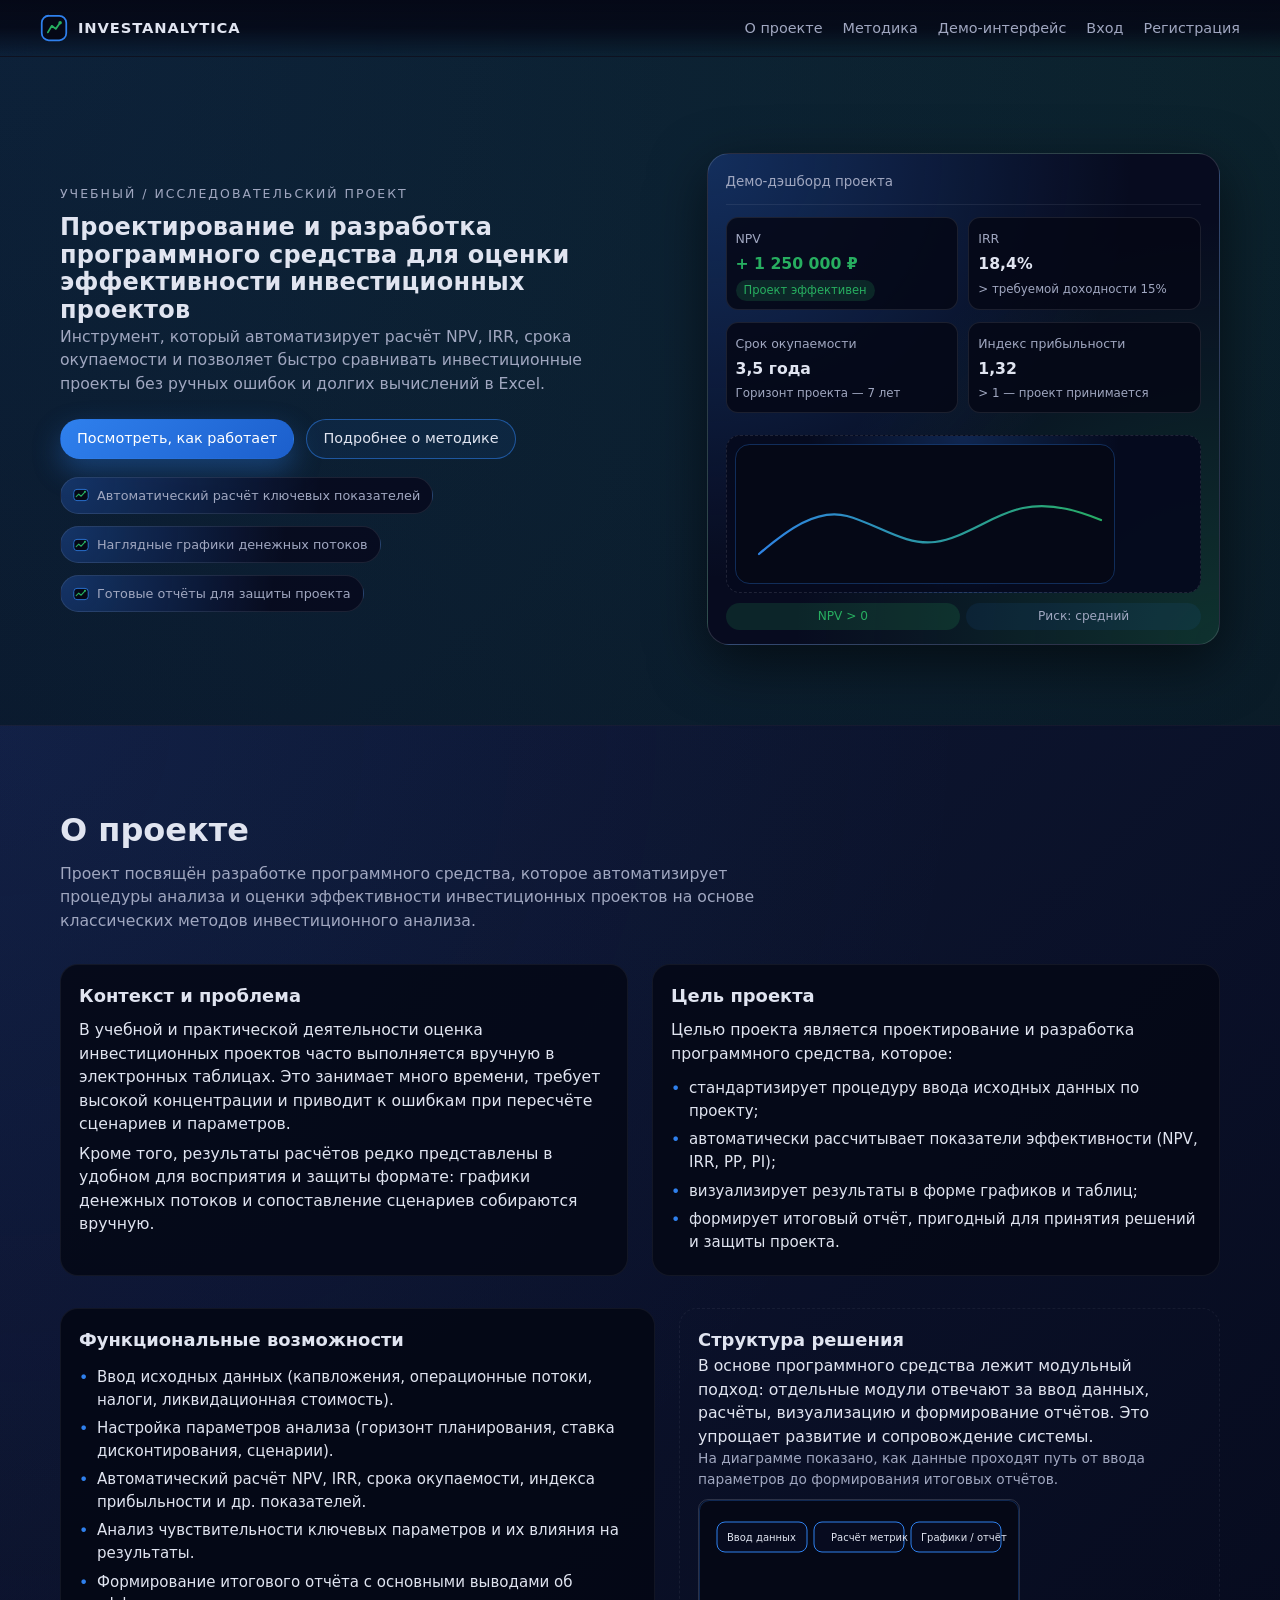
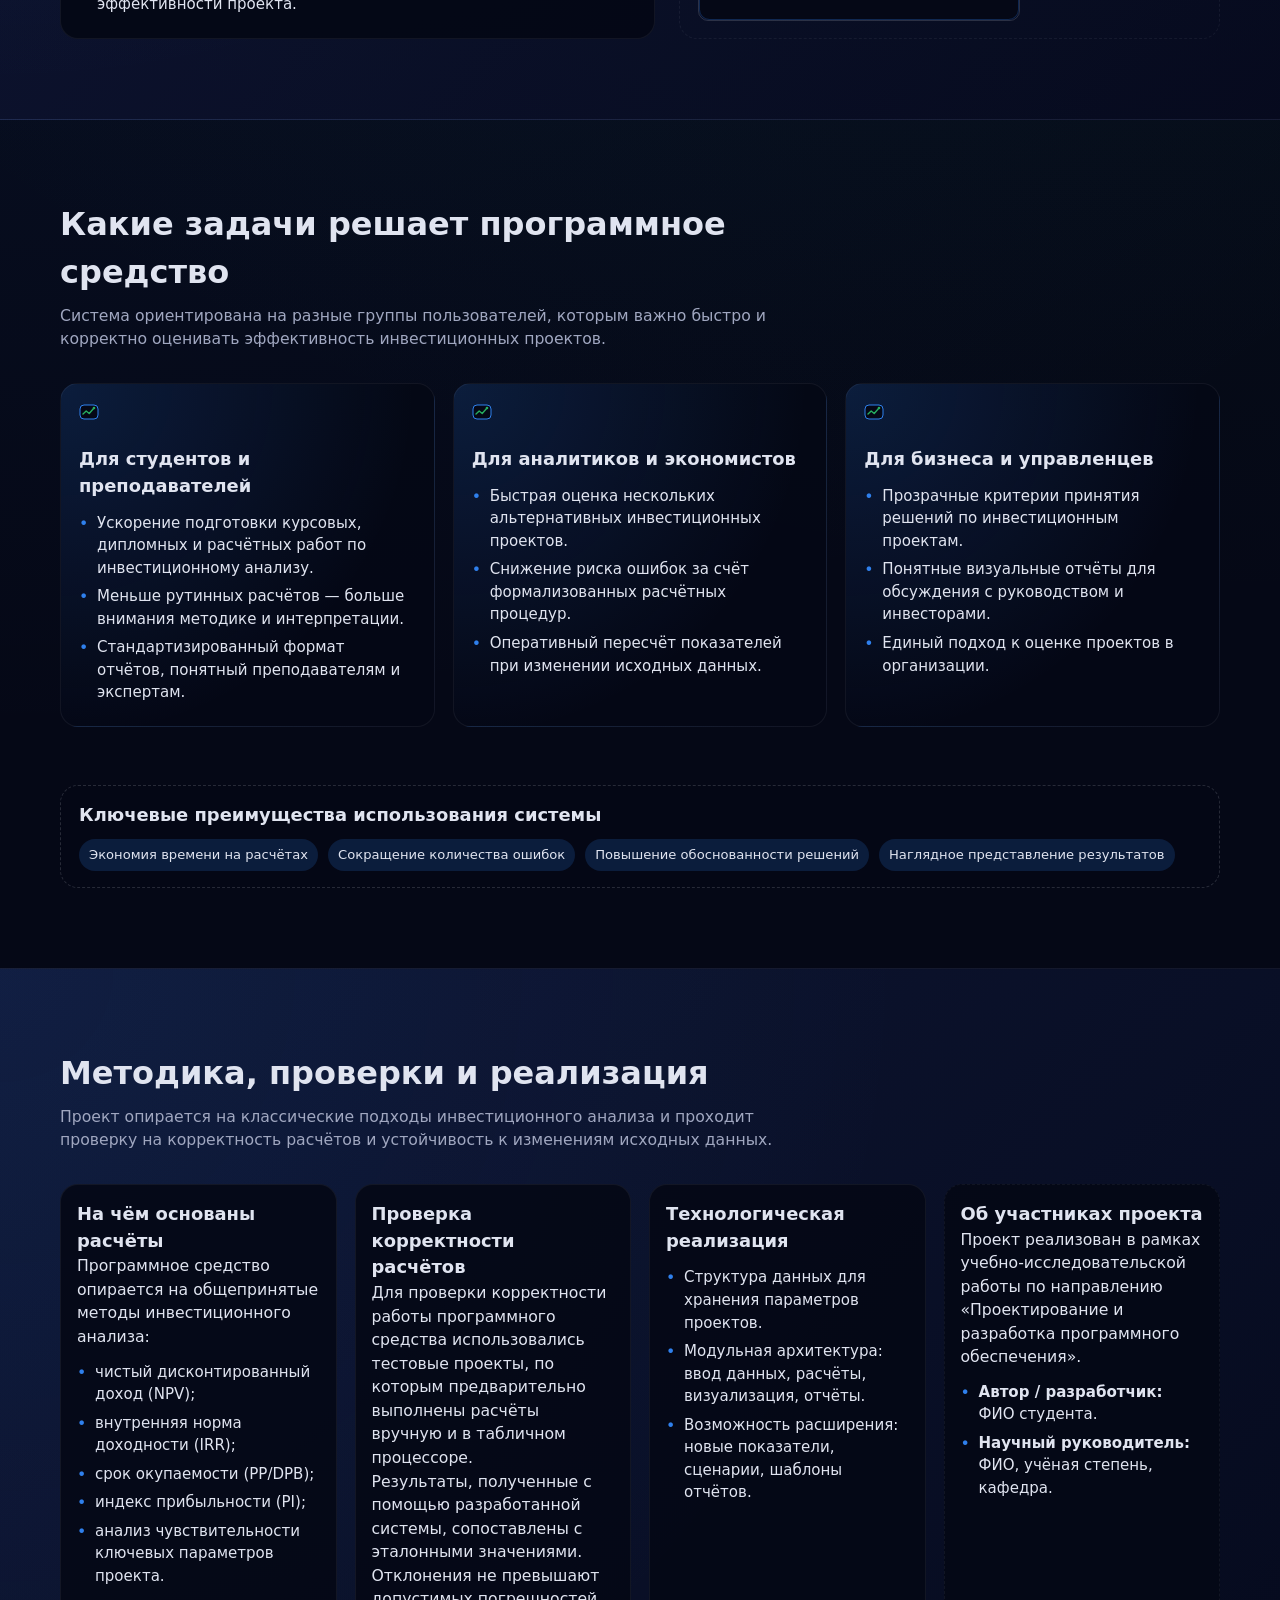
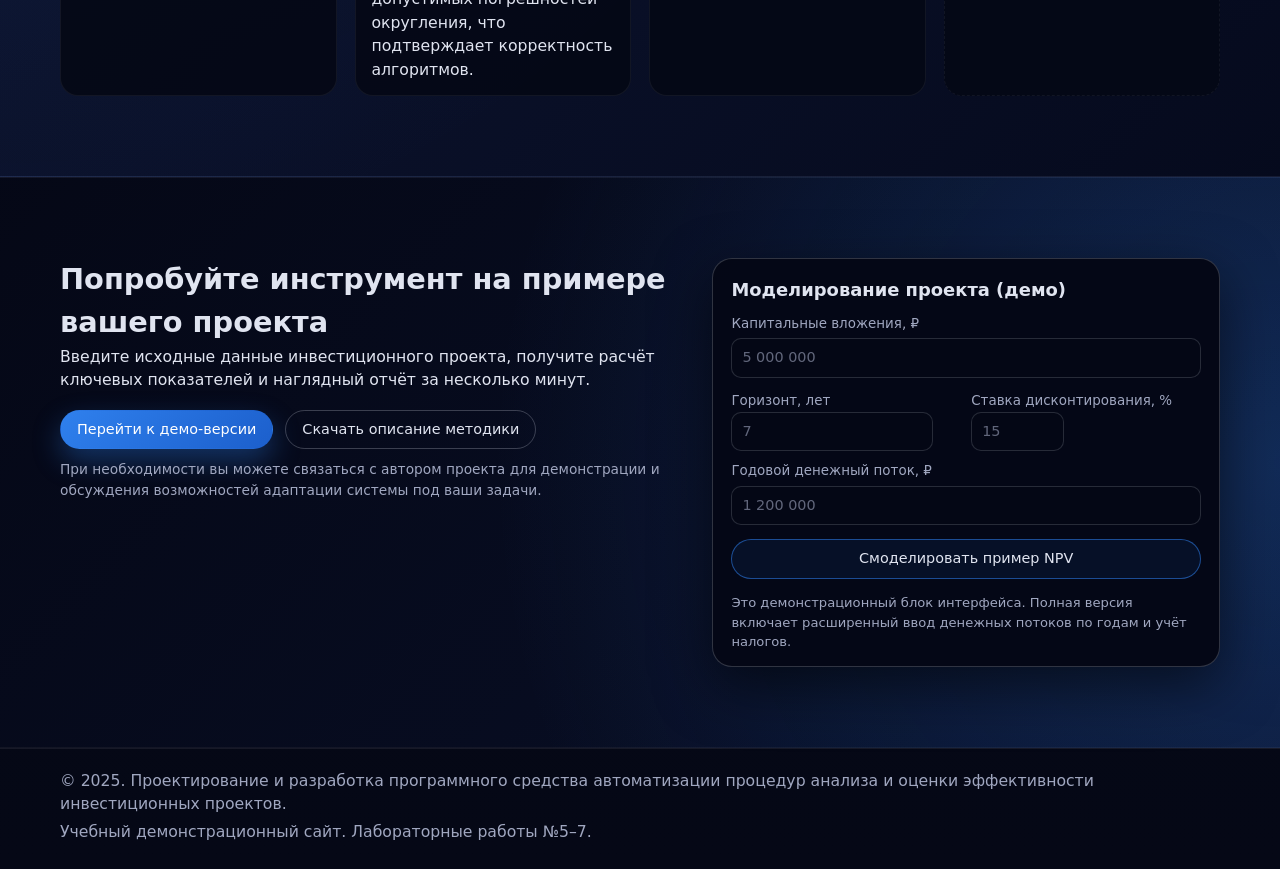
<file: index.html>
<!DOCTYPE html>
<html lang="ru">
<head>
  <meta charset="UTF-8" />
  <meta name="viewport" content="width=device-width, initial-scale=1.0" />
  <title>InvestAnalytica — главная</title>
  <link rel="icon" type="image/x-icon" href="favicon.ico" />
  <link rel="stylesheet" href="assets/css/style.css" />
</head>
<body>
<header class="site-header">
  <div class="container header-inner">
    <a href="index.html#hero" class="logo">
      <img src="assets/img/logo.svg" alt="Логотип" class="logo-mark" />
      <span class="logo-text">InvestAnalytica</span>
    </a>
    
    <input type="checkbox" id="nav-toggle" class="nav-toggle" />
    <label class="nav-toggle-label" for="nav-toggle">
      <span class="nav-toggle-line"></span>
    </label>
    <nav class="main-nav" aria-label="Основная навигация">
      <ul class="nav-list">
        <li><a href="index.html#about">О проекте</a></li>
        <li><a href="methodology.html">Методика</a></li>
        <li><a href="demo.html">Демо-интерфейс</a></li>
        <li><a href="login.html">Вход</a></li>
        <li><a href="register.html" class="nav-accent">Регистрация</a></li>
      </ul>
    </nav>
  </div>
</header>

<main>
  <!-- HERO -->
  <section id="hero" class="section hero-section">
    <div class="container hero-grid">
      <div class="hero-content">
        <p class="eyebrow">Учебный / исследовательский проект</p>
        <h1>Проектирование и разработка программного средства для оценки эффективности инвестиционных проектов</h1>
        <p class="hero-subtitle">
          Инструмент, который автоматизирует расчёт NPV, IRR, срока окупаемости
          и позволяет быстро сравнивать инвестиционные проекты без ручных ошибок
          и долгих вычислений в Excel.
        </p>
        <div class="hero-actions">
          <a href="demo.html" class="btn btn-primary">Посмотреть, как работает</a>
          <button class="btn btn-secondary" data-open-modal="#method-modal">Подробнее о методике</button>
        </div>
        <ul class="hero-benefits">
          <li>
            <img src="assets/img/benefit-calc.svg" alt="" />
            <span>Автоматический расчёт ключевых показателей</span>
          </li>
          <li>
            <img src="assets/img/benefit-chart.svg" alt="" />
            <span>Наглядные графики денежных потоков</span>
          </li>
          <li>
            <img src="assets/img/benefit-report.svg" alt="" />
            <span>Готовые отчёты для защиты проекта</span>
          </li>
        </ul>
      </div>
      <div class="hero-visual">
        <div class="hero-card">
          <div class="hero-card-header">
            <span>Демо-дэшборд проекта</span>
          </div>
          <div class="hero-card-body">
            <div class="metric-row">
              <div class="metric">
                <span class="metric-label">NPV</span>
                <span class="metric-value metric-positive">+ 1 250 000 ₽</span>
                <span class="metric-pill metric-pill-positive">Проект эффективен</span>
              </div>
              <div class="metric">
                <span class="metric-label">IRR</span>
                <span class="metric-value">18,4%</span>
                <span class="metric-caption">&gt; требуемой доходности 15%</span>
              </div>
            </div>
            <div class="metric-row">
              <div class="metric">
                <span class="metric-label">Срок окупаемости</span>
                <span class="metric-value">3,5 года</span>
                <span class="metric-caption">Горизонт проекта — 7 лет</span>
              </div>
              <div class="metric">
                <span class="metric-label">Индекс прибыльности</span>
                <span class="metric-value">1,32</span>
                <span class="metric-caption">&gt; 1 — проект принимается</span>
              </div>
            </div>
            <div class="chart-placeholder">
              <img src="assets/img/hero-dashboard.svg" alt="График денежных потоков" />
            </div>
          </div>
          <div class="hero-card-footer">
            <span class="status-pill status-pill-positive">NPV &gt; 0</span>
            <span class="status-pill status-pill-neutral">Риск: средний</span>
          </div>
        </div>
      </div>
    </div>
  </section>

  <!-- ABOUT -->
  <section id="about" class="section section-alt">
    <div class="container section-inner">
      <header class="section-header">
        <h2>О проекте</h2>
        <p>
          Проект посвящён разработке программного средства, которое автоматизирует процедуры анализа
          и оценки эффективности инвестиционных проектов на основе классических методов инвестиционного анализа.
        </p>
      </header>

      <div class="about-grid">
        <article class="text-block">
          <h3>Контекст и проблема</h3>
          <p>
            В учебной и практической деятельности оценка инвестиционных проектов часто выполняется вручную
            в электронных таблицах. Это занимает много времени, требует высокой концентрации и приводит
            к ошибкам при пересчёте сценариев и параметров.
          </p>
          <p>
            Кроме того, результаты расчётов редко представлены в удобном для восприятия и защиты формате:
            графики денежных потоков и сопоставление сценариев собираются вручную.
          </p>
        </article>
        <article class="text-block">
          <h3>Цель проекта</h3>
          <p>
            Целью проекта является проектирование и разработка программного средства, которое:
          </p>
          <ul class="bullet-list">
            <li>стандартизирует процедуру ввода исходных данных по проекту;</li>
            <li>автоматически рассчитывает показатели эффективности (NPV, IRR, PP, PI);</li>
            <li>визуализирует результаты в форме графиков и таблиц;</li>
            <li>формирует итоговый отчёт, пригодный для принятия решений и защиты проекта.</li>
          </ul>
        </article>
      </div>

      <div class="feature-grid">
        <article class="feature-card">
          <h3>Функциональные возможности</h3>
          <ul class="bullet-list">
            <li>Ввод исходных данных (капвложения, операционные потоки, налоги, ликвидационная стоимость).</li>
            <li>Настройка параметров анализа (горизонт планирования, ставка дисконтирования, сценарии).</li>
            <li>Автоматический расчёт NPV, IRR, срока окупаемости, индекса прибыльности и др. показателей.</li>
            <li>Анализ чувствительности ключевых параметров и их влияния на результаты.</li>
            <li>Формирование итогового отчёта с основными выводами об эффективности проекта.</li>
          </ul>
        </article>
        <article class="feature-card feature-card-outline">
          <h3>Структура решения</h3>
          <p>
            В основе программного средства лежит модульный подход: отдельные модули отвечают
            за ввод данных, расчёты, визуализацию и формирование отчётов. Это упрощает развитие и сопровождение системы.
          </p>
          <p class="caption">
            На диаграмме показано, как данные проходят путь от ввода параметров до формирования итоговых отчётов.
          </p>
          <img src="assets/img/about-architecture.svg" alt="Схема архитектуры решения" class="about-diagram" />
        </article>
      </div>
    </div>
  </section>

  <!-- BENEFITS -->
  <section id="benefits" class="section">
    <div class="container section-inner">
      <header class="section-header">
        <h2>Какие задачи решает программное средство</h2>
        <p>
          Система ориентирована на разные группы пользователей, которым важно быстро и корректно
          оценивать эффективность инвестиционных проектов.
        </p>
      </header>
      <div class="benefits-grid">
        <article class="benefit-card">
          <div class="benefit-icon">
            <img src="assets/img/benefits-students.svg" alt="" />
          </div>
          <h3>Для студентов и преподавателей</h3>
          <ul class="bullet-list">
            <li>Ускорение подготовки курсовых, дипломных и расчётных работ по инвестиционному анализу.</li>
            <li>Меньше рутинных расчётов — больше внимания методике и интерпретации.</li>
            <li>Стандартизированный формат отчётов, понятный преподавателям и экспертам.</li>
          </ul>
        </article>
        <article class="benefit-card">
          <div class="benefit-icon">
            <img src="assets/img/benefits-analysts.svg" alt="" />
          </div>
          <h3>Для аналитиков и экономистов</h3>
          <ul class="bullet-list">
            <li>Быстрая оценка нескольких альтернативных инвестиционных проектов.</li>
            <li>Снижение риска ошибок за счёт формализованных расчётных процедур.</li>
            <li>Оперативный пересчёт показателей при изменении исходных данных.</li>
          </ul>
        </article>
        <article class="benefit-card">
          <div class="benefit-icon">
            <img src="assets/img/benefits-business.svg" alt="" />
          </div>
          <h3>Для бизнеса и управленцев</h3>
          <ul class="bullet-list">
            <li>Прозрачные критерии принятия решений по инвестиционным проектам.</li>
            <li>Понятные визуальные отчёты для обсуждения с руководством и инвесторами.</li>
            <li>Единый подход к оценке проектов в организации.</li>
          </ul>
        </article>
      </div>

      <div class="key-benefits">
        <h3>Ключевые преимущества использования системы</h3>
        <div class="pill-row">
          <span class="pill">Экономия времени на расчётах</span>
          <span class="pill">Сокращение количества ошибок</span>
          <span class="pill">Повышение обоснованности решений</span>
          <span class="pill">Наглядное представление результатов</span>
        </div>
      </div>
    </div>
  </section>

  <!-- TRUST -->
  <section id="trust" class="section section-alt">
    <div class="container section-inner">
      <header class="section-header">
        <h2>Методика, проверки и реализация</h2>
        <p>
          Проект опирается на классические подходы инвестиционного анализа и проходит проверку
          на корректность расчётов и устойчивость к изменениям исходных данных.
        </p>
      </header>

      <div class="trust-grid">
        <article class="trust-card">
          <h3>На чём основаны расчёты</h3>
          <p>
            Программное средство опирается на общепринятые методы инвестиционного анализа:
          </p>
          <ul class="bullet-list">
            <li>чистый дисконтированный доход (NPV);</li>
            <li>внутренняя норма доходности (IRR);</li>
            <li>срок окупаемости (PP/DPB);</li>
            <li>индекс прибыльности (PI);</li>
            <li>анализ чувствительности ключевых параметров проекта.</li>
          </ul>
        </article>
        <article class="trust-card">
          <h3>Проверка корректности расчётов</h3>
          <p>
            Для проверки корректности работы программного средства использовались тестовые проекты,
            по которым предварительно выполнены расчёты вручную и в табличном процессоре.
          </p>
          <p>
            Результаты, полученные с помощью разработанной системы, сопоставлены с эталонными значениями.
            Отклонения не превышают допустимых погрешностей округления, что подтверждает корректность алгоритмов.
          </p>
        </article>
        <article class="trust-card">
          <h3>Технологическая реализация</h3>
          <ul class="bullet-list">
            <li>Структура данных для хранения параметров проектов.</li>
            <li>Модульная архитектура: ввод данных, расчёты, визуализация, отчёты.</li>
            <li>Возможность расширения: новые показатели, сценарии, шаблоны отчётов.</li>
          </ul>
        </article>
        <article class="trust-card trust-card-outline">
          <h3>Об участниках проекта</h3>
          <p>
            Проект реализован в рамках учебно-исследовательской работы по направлению
            «Проектирование и разработка программного обеспечения».
          </p>
          <ul class="bullet-list">
            <li><strong>Автор / разработчик:</strong> ФИО студента.</li>
            <li><strong>Научный руководитель:</strong> ФИО, учёная степень, кафедра.</li>
          </ul>
        </article>
      </div>
    </div>
  </section>

  <!-- CTA -->
  <section id="cta" class="section cta-section">
    <div class="container cta-inner">
      <div class="cta-text">
        <h2>Попробуйте инструмент на примере вашего проекта</h2>
        <p>
          Введите исходные данные инвестиционного проекта, получите расчёт ключевых показателей
          и наглядный отчёт за несколько минут.
        </p>
        <div class="cta-actions">
          <a href="demo.html" class="btn btn-primary">Перейти к демо-версии</a>
          <a href="methodology.html" class="btn btn-ghost">Скачать описание методики</a>
        </div>
        <p class="caption">
          При необходимости вы можете связаться с автором проекта для демонстрации и обсуждения
          возможностей адаптации системы под ваши задачи.
        </p>
      </div>
      <div class="cta-panel">
        <h3>Моделирование проекта (демо)</h3>
        <form class="cta-form" onsubmit="event.preventDefault();">
          <div class="form-row">
            <label for="capex">Капитальные вложения, ₽</label>
            <input type="number" id="capex" placeholder="5 000 000" />
          </div>
          <div class="form-row two-cols">
            <div>
              <label for="horizon">Горизонт, лет</label>
              <input type="number" id="horizon" placeholder="7" min="1" />
            </div>
            <div>
              <label for="rate">Ставка дисконтирования, %</label>
              <input type="number" id="rate" placeholder="15" min="0" max="100" />
            </div>
          </div>
          <div class="form-row">
            <label for="cashflow">Годовой денежный поток, ₽</label>
            <input type="number" id="cashflow" placeholder="1 200 000" />
          </div>
          <button type="submit" class="btn btn-secondary btn-full">Смоделировать пример NPV</button>
          <p class="cta-note">
            Это демонстрационный блок интерфейса. Полная версия включает расширенный ввод денежных потоков
            по годам и учёт налогов.
          </p>
        </form>
      </div>
    </div>
  </section>
</main>

<footer class="site-footer">
  <div class="container footer-inner">
    <p class="footer-copy">
      © 2025. Проектирование и разработка программного средства автоматизации процедур анализа
      и оценки эффективности инвестиционных проектов.
    </p>
    <p class="footer-meta">
      Учебный демонстрационный сайт. Лабораторные работы №5–7.
    </p>
  </div>
</footer>

<div class="modal-overlay" id="method-modal" aria-hidden="true">
  <div class="modal">
    <button class="modal-close" aria-label="Закрыть окно">&times;</button>
    <h2>Методическая основа расчётов</h2>
    <p>
      В основе программного средства лежат стандартные подходы инвестиционного анализа: расчёт
      дисконтированных денежных потоков, чистого дисконтированного дохода (NPV), внутренней нормы
      доходности (IRR), срока окупаемости и индекса прибыльности.
    </p>
    <p>
      Расчёты выполняются на основе введённых пользователем данных о капитальных вложениях,
      операционных денежных потоках, ставке дисконтирования и параметрах налоговой нагрузки.
    </p>
  </div>
</div>


</body>
</html>
</file>
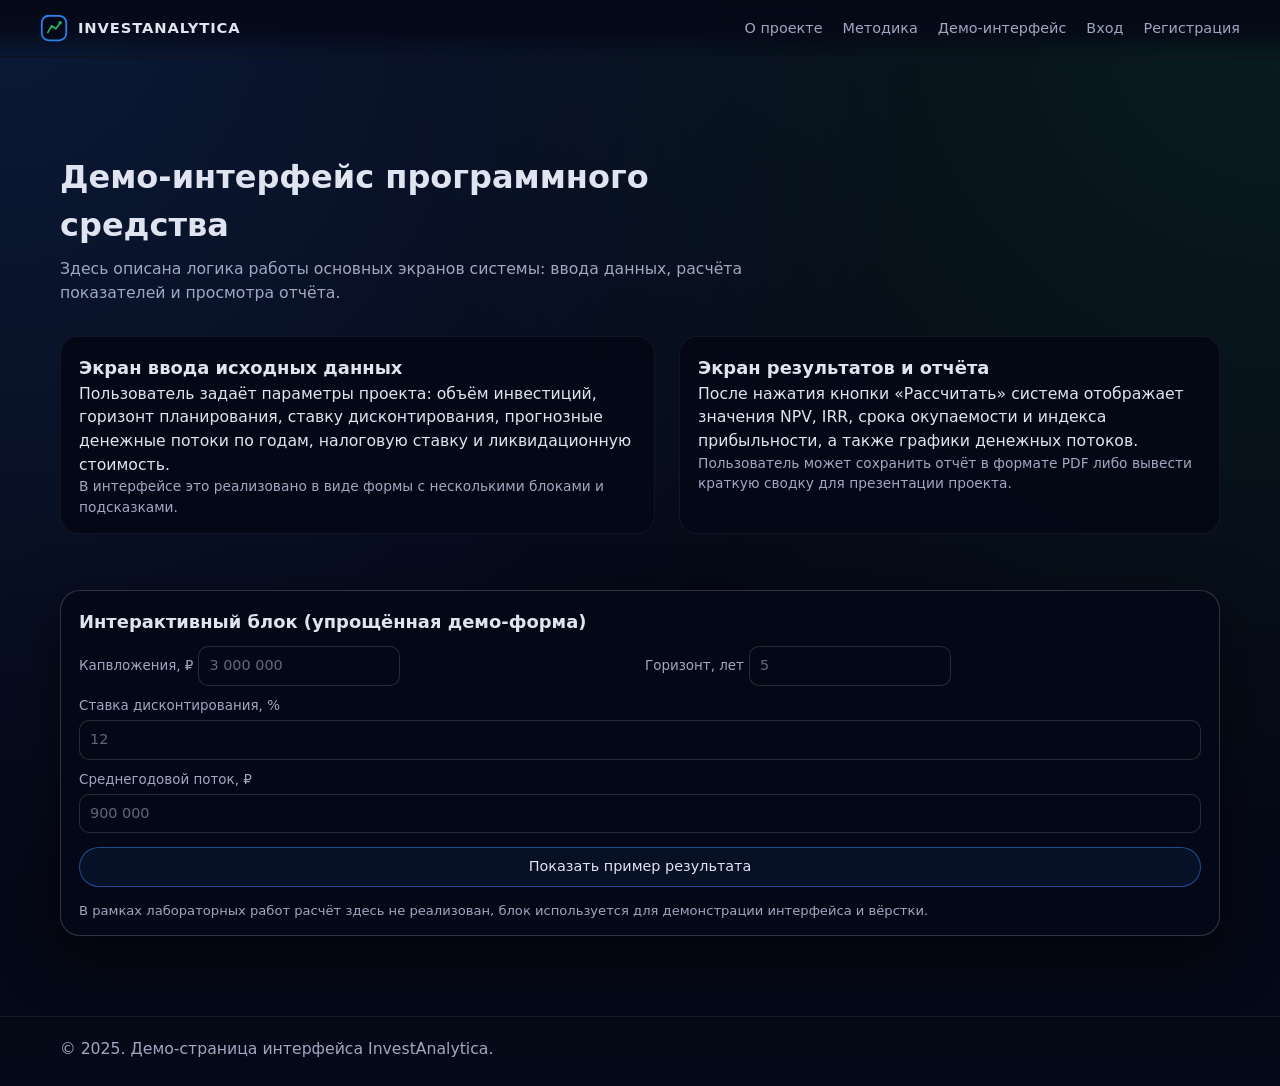
<file: demo.html>
<!DOCTYPE html>
<html lang="ru">
<head>
  <meta charset="UTF-8" />
  <meta name="viewport" content="width=device-width, initial-scale=1.0" />
  <title>InvestAnalytica — демо-интерфейс</title>
  <link rel="icon" type="image/x-icon" href="favicon.ico" />
  <link rel="stylesheet" href="assets/css/style.css" />
</head>
<body>
<header class="site-header">
  <div class="container header-inner">
    <a href="index.html#hero" class="logo">
      <img src="assets/img/logo.svg" alt="Логотип" class="logo-mark" />
      <span class="logo-text">InvestAnalytica</span>
    </a>
    
    <input type="checkbox" id="nav-toggle" class="nav-toggle" />
    <label class="nav-toggle-label" for="nav-toggle">
      <span class="nav-toggle-line"></span>
    </label>
    <nav class="main-nav" aria-label="Основная навигация">
      <ul class="nav-list">
        <li><a href="index.html#about">О проекте</a></li>
        <li><a href="methodology.html">Методика</a></li>
        <li><a href="demo.html">Демо-интерфейс</a></li>
        <li><a href="login.html">Вход</a></li>
        <li><a href="register.html" class="nav-accent">Регистрация</a></li>
      </ul>
    </nav>
  </div>
</header>

<main>
  <section class="section hero-section">
    <div class="container section-inner">
      <header class="section-header">
        <h2>Демо-интерфейс программного средства</h2>
        <p>
          Здесь описана логика работы основных экранов системы: ввода данных,
          расчёта показателей и просмотра отчёта.
        </p>
      </header>

      <div class="feature-grid">
        <article class="feature-card">
          <h3>Экран ввода исходных данных</h3>
          <p>
            Пользователь задаёт параметры проекта: объём инвестиций, горизонт планирования,
            ставку дисконтирования, прогнозные денежные потоки по годам, налоговую ставку
            и ликвидационную стоимость.
          </p>
          <p class="caption">
            В интерфейсе это реализовано в виде формы с несколькими блоками и подсказками.
          </p>
        </article>

        <article class="feature-card">
          <h3>Экран результатов и отчёта</h3>
          <p>
            После нажатия кнопки «Рассчитать» система отображает значения NPV, IRR, срока
            окупаемости и индекса прибыльности, а также графики денежных потоков.
          </p>
          <p class="caption">
            Пользователь может сохранить отчёт в формате PDF либо вывести краткую сводку
            для презентации проекта.
          </p>
        </article>
      </div>

      <div class="cta-panel" style="margin-top:24px;">
        <h3>Интерактивный блок (упрощённая демо-форма)</h3>
        <form class="cta-form" onsubmit="event.preventDefault();">
          <div class="form-row two-cols">
            <div>
              <label for="demo-capex">Капвложения, ₽</label>
              <input type="number" id="demo-capex" placeholder="3 000 000" />
            </div>
            <div>
              <label for="demo-horizon">Горизонт, лет</label>
              <input type="number" id="demo-horizon" placeholder="5" />
            </div>
          </div>
          <div class="form-row">
            <label for="demo-rate">Ставка дисконтирования, %</label>
            <input type="number" id="demo-rate" placeholder="12" />
          </div>
          <div class="form-row">
            <label for="demo-cashflow">Среднегодовой поток, ₽</label>
            <input type="number" id="demo-cashflow" placeholder="900 000" />
          </div>
          <button type="submit" class="btn btn-secondary btn-full">Показать пример результата</button>
          <p class="cta-note">
            В рамках лабораторных работ расчёт здесь не реализован, блок используется для демонстрации
            интерфейса и вёрстки.
          </p>
        </form>
      </div>
    </div>
  </section>
</main>

<footer class="site-footer">
  <div class="container footer-inner">
    <p class="footer-copy">
      © 2025. Демо-страница интерфейса InvestAnalytica.
    </p>
  </div>
</footer>


</body>
</html>
</file>
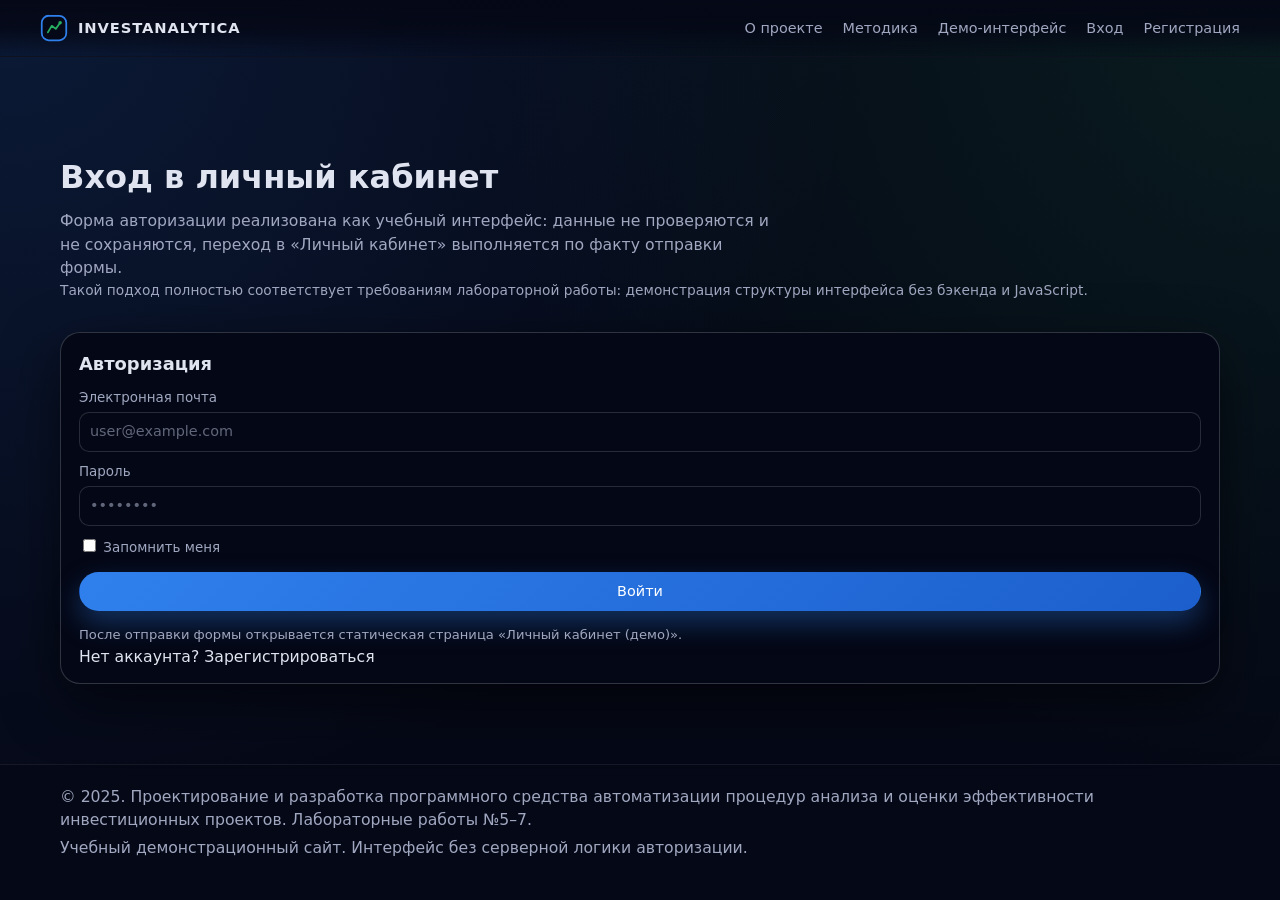
<file: login.html>
<!DOCTYPE html>
<html lang="ru">
<head>
  <meta charset="UTF-8" />
  <meta name="viewport" content="width=device-width, initial-scale=1.0" />
  <title>InvestAnalytica — вход</title>
  <link rel="icon" type="image/x-icon" href="favicon.ico" />
  <link rel="stylesheet" href="assets/css/style.css" />
</head>
<body>
<header class="site-header">
  <div class="container header-inner">
    <a href="index.html#hero" class="logo">
      <img src="assets/img/logo.svg" alt="Логотип InvestAnalytica" class="logo-mark" />
      <span class="logo-text">InvestAnalytica</span>
    </a>
    <input type="checkbox" id="nav-toggle" class="nav-toggle" />
    <label class="nav-toggle-label" for="nav-toggle">
      <span class="nav-toggle-line"></span>
    </label>
    <nav class="main-nav" aria-label="Основная навигация">
      <ul class="nav-list">
        <li><a href="index.html#about">О проекте</a></li>
        <li><a href="methodology.html">Методика</a></li>
        <li><a href="demo.html">Демо-интерфейс</a></li>
        <li><a href="login.html">Вход</a></li>
        <li><a href="register.html" class="nav-accent">Регистрация</a></li>
      </ul>
    </nav>
  </div>
</header>

<main>
  <section class="section hero-section">
    <div class="container section-inner auth-layout">
      <div class="auth-text">
        <header class="section-header">
          <h2>Вход в личный кабинет</h2>
          <p>
            Форма авторизации реализована как учебный интерфейс: данные не проверяются
            и не сохраняются, переход в «Личный кабинет» выполняется по факту отправки формы.
          </p>
        </header>
        <p class="caption">
          Такой подход полностью соответствует требованиям лабораторной работы:
          демонстрация структуры интерфейса без бэкенда и JavaScript.
        </p>
      </div>
      <div class="cta-panel auth-panel">
        <h3>Авторизация</h3>
        <form class="cta-form" action="profile.html" method="get">
          <div class="form-row">
            <label for="login-email">Электронная почта</label>
            <input id="login-email" type="email" name="email" placeholder="user@example.com" required />
          </div>
          <div class="form-row">
            <label for="login-password">Пароль</label>
            <input id="login-password" type="password" name="password" placeholder="••••••••" required />
          </div>
          <div class="form-row auth-row-inline">
            <label class="checkbox-label">
              <input type="checkbox" name="remember" />
              <span>Запомнить меня</span>
            </label>
          </div>
          <button type="submit" class="btn btn-primary btn-full">Войти</button>
          <p class="cta-note">
            После отправки формы открывается статическая страница «Личный кабинет (демо)».
          </p>
        </form>
        <p class="auth-alt">
          Нет аккаунта?
          <a href="register.html">Зарегистрироваться</a>
        </p>
      </div>
    </div>
  </section>
</main>

<footer class="site-footer">
  <div class="container footer-inner">
    <p class="footer-copy">
      © 2025. Проектирование и разработка программного средства автоматизации процедур анализа
      и оценки эффективности инвестиционных проектов. Лабораторные работы №5–7.
    </p>
    <p class="footer-meta">
      Учебный демонстрационный сайт. Интерфейс без серверной логики авторизации.
    </p>
  </div>
</footer>
</body>
</html>
</file>
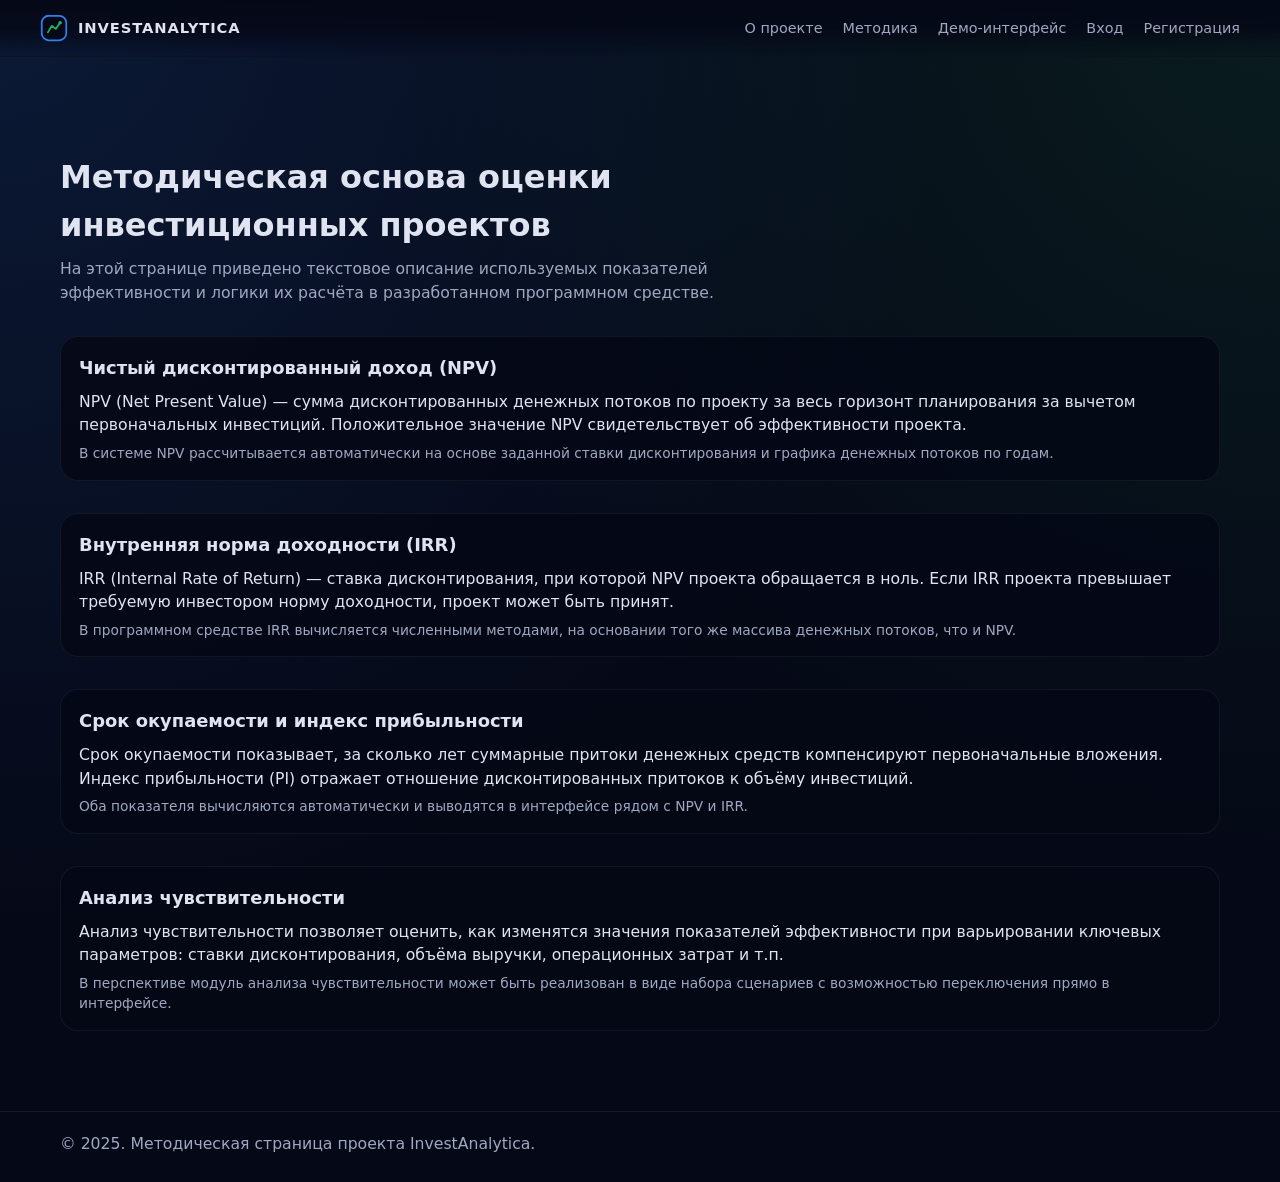
<file: methodology.html>
<!DOCTYPE html>
<html lang="ru">
<head>
  <meta charset="UTF-8" />
  <meta name="viewport" content="width=device-width, initial-scale=1.0" />
  <title>InvestAnalytica — методика</title>
  <link rel="icon" type="image/x-icon" href="favicon.ico" />
  <link rel="stylesheet" href="assets/css/style.css" />
</head>
<body>
<header class="site-header">
  <div class="container header-inner">
    <a href="index.html#hero" class="logo">
      <img src="assets/img/logo.svg" alt="Логотип" class="logo-mark" />
      <span class="logo-text">InvestAnalytica</span>
    </a>
    
    <input type="checkbox" id="nav-toggle" class="nav-toggle" />
    <label class="nav-toggle-label" for="nav-toggle">
      <span class="nav-toggle-line"></span>
    </label>
    <nav class="main-nav" aria-label="Основная навигация">
      <ul class="nav-list">
        <li><a href="index.html#about">О проекте</a></li>
        <li><a href="methodology.html">Методика</a></li>
        <li><a href="demo.html">Демо-интерфейс</a></li>
        <li><a href="login.html">Вход</a></li>
        <li><a href="register.html" class="nav-accent">Регистрация</a></li>
      </ul>
    </nav>
  </div>
</header>

<main>
  <section class="section hero-section">
    <div class="container section-inner">
      <header class="section-header">
        <h2>Методическая основа оценки инвестиционных проектов</h2>
        <p>
          На этой странице приведено текстовое описание используемых показателей эффективности
          и логики их расчёта в разработанном программном средстве.
        </p>
      </header>

      <article class="text-block">
        <h3>Чистый дисконтированный доход (NPV)</h3>
        <p>
          NPV (Net Present Value) — сумма дисконтированных денежных потоков по проекту за весь горизонт
          планирования за вычетом первоначальных инвестиций. Положительное значение NPV свидетельствует
          об эффективности проекта.
        </p>
        <p class="caption">
          В системе NPV рассчитывается автоматически на основе заданной ставки дисконтирования и графика
          денежных потоков по годам.
        </p>
      </article>

      <article class="text-block">
        <h3>Внутренняя норма доходности (IRR)</h3>
        <p>
          IRR (Internal Rate of Return) — ставка дисконтирования, при которой NPV проекта обращается в ноль.
          Если IRR проекта превышает требуемую инвестором норму доходности, проект может быть принят.
        </p>
        <p class="caption">
          В программном средстве IRR вычисляется численными методами, на основании того же массива денежных
          потоков, что и NPV.
        </p>
      </article>

      <article class="text-block">
        <h3>Срок окупаемости и индекс прибыльности</h3>
        <p>
          Срок окупаемости показывает, за сколько лет суммарные притоки денежных средств компенсируют
          первоначальные вложения. Индекс прибыльности (PI) отражает отношение дисконтированных притоков
          к объёму инвестиций.
        </p>
        <p class="caption">
          Оба показателя вычисляются автоматически и выводятся в интерфейсе рядом с NPV и IRR.
        </p>
      </article>

      <article class="text-block">
        <h3>Анализ чувствительности</h3>
        <p>
          Анализ чувствительности позволяет оценить, как изменятся значения показателей эффективности при
          варьировании ключевых параметров: ставки дисконтирования, объёма выручки, операционных затрат и т.п.
        </p>
        <p class="caption">
          В перспективе модуль анализа чувствительности может быть реализован в виде набора сценариев
          с возможностью переключения прямо в интерфейсе.
        </p>
      </article>
    </div>
  </section>
</main>

<footer class="site-footer">
  <div class="container footer-inner">
    <p class="footer-copy">
      © 2025. Методическая страница проекта InvestAnalytica.
    </p>
  </div>
</footer>


</body>
</html>
</file>
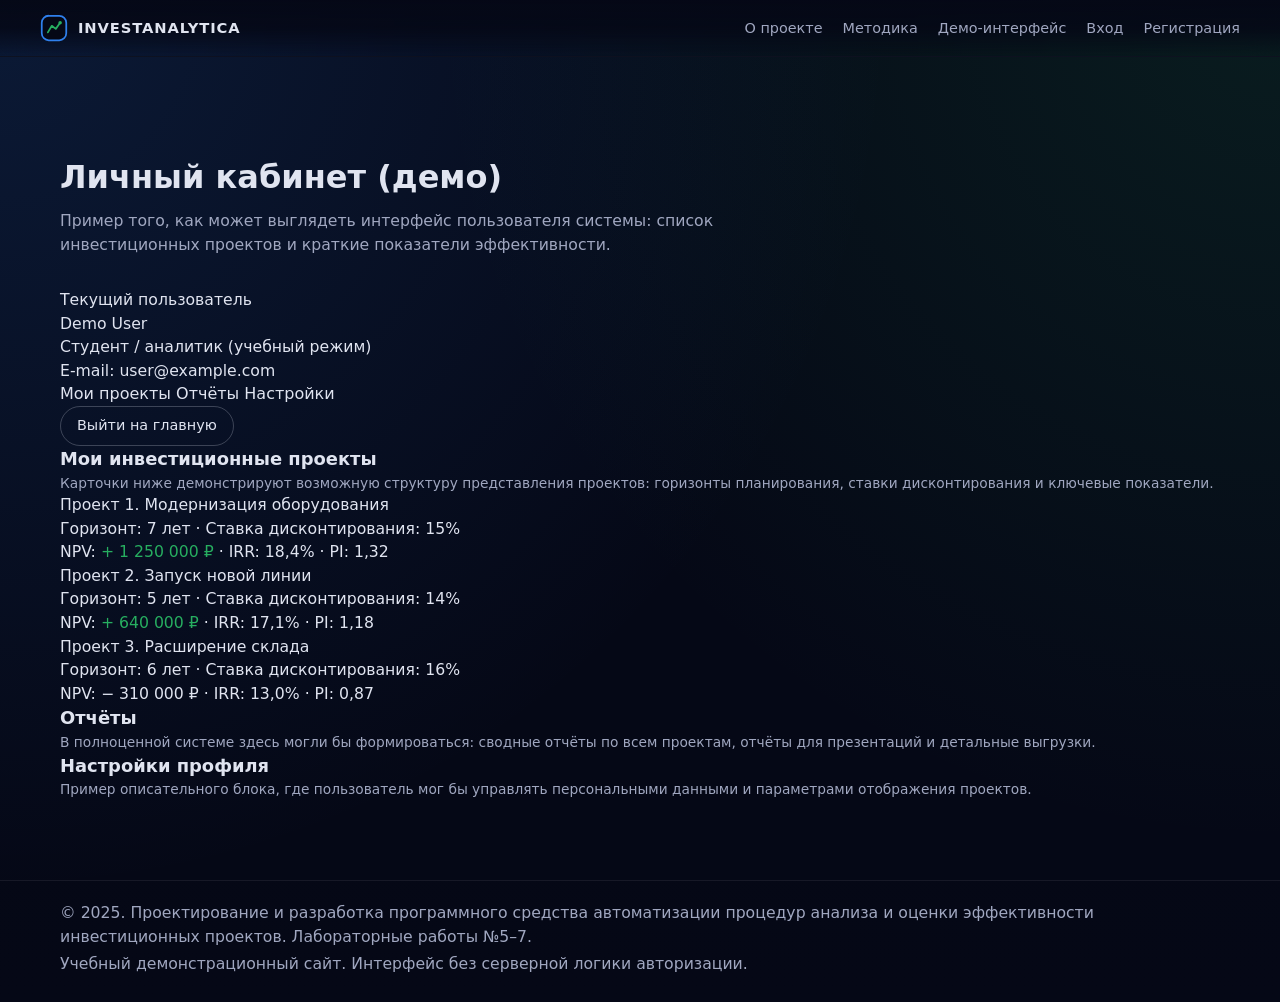
<file: profile.html>
<!DOCTYPE html>
<html lang="ru">
<head>
  <meta charset="UTF-8" />
  <meta name="viewport" content="width=device-width, initial-scale=1.0" />
  <title>InvestAnalytica — личный кабинет (демо)</title>
  <link rel="icon" type="image/x-icon" href="favicon.ico" />
  <link rel="stylesheet" href="assets/css/style.css" />
</head>
<body>
<header class="site-header">
  <div class="container header-inner">
    <a href="index.html#hero" class="logo">
      <img src="assets/img/logo.svg" alt="Логотип InvestAnalytica" class="logo-mark" />
      <span class="logo-text">InvestAnalytica</span>
    </a>
    <input type="checkbox" id="nav-toggle" class="nav-toggle" />
    <label class="nav-toggle-label" for="nav-toggle">
      <span class="nav-toggle-line"></span>
    </label>
    <nav class="main-nav" aria-label="Основная навигация">
      <ul class="nav-list">
        <li><a href="index.html#about">О проекте</a></li>
        <li><a href="methodology.html">Методика</a></li>
        <li><a href="demo.html">Демо-интерфейс</a></li>
        <li><a href="login.html">Вход</a></li>
        <li><a href="register.html" class="nav-accent">Регистрация</a></li>
      </ul>
    </nav>
  </div>
</header>

<main>
  <section class="section hero-section">
    <div class="container section-inner">
      <header class="section-header">
        <h2>Личный кабинет (демо)</h2>
        <p>
          Пример того, как может выглядеть интерфейс пользователя системы:
          список инвестиционных проектов и краткие показатели эффективности.
        </p>
      </header>

      <div class="profile-layout">
        <aside class="profile-sidebar">
          <div class="profile-card">
            <p class="profile-label">Текущий пользователь</p>
            <p class="profile-name">Demo User</p>
            <p class="profile-role">Студент / аналитик (учебный режим)</p>
            <p class="profile-meta">E-mail: user@example.com</p>
          </div>
          <nav class="profile-nav">
            <a href="#projects" class="profile-nav-link profile-nav-link-active">Мои проекты</a>
            <a href="#reports" class="profile-nav-link">Отчёты</a>
            <a href="#settings" class="profile-nav-link">Настройки</a>
          </nav>
          <a href="index.html" class="btn btn-ghost profile-logout">Выйти на главную</a>
        </aside>

        <div class="profile-content">
          <section id="projects" class="profile-section">
            <h3>Мои инвестиционные проекты</h3>
            <p class="caption">
              Карточки ниже демонстрируют возможную структуру представления проектов:
              горизонты планирования, ставки дисконтирования и ключевые показатели.
            </p>
            <div class="profile-projects-grid">
              <article class="profile-project-card">
                <p class="profile-project-title">Проект 1. Модернизация оборудования</p>
                <p class="profile-project-meta">
                  Горизонт: 7 лет · Ставка дисконтирования: 15%
                </p>
                <p class="profile-project-metrics">
                  NPV: <span class="metric-positive">+ 1 250 000 ₽</span> · IRR: 18,4% · PI: 1,32
                </p>
              </article>

              <article class="profile-project-card">
                <p class="profile-project-title">Проект 2. Запуск новой линии</p>
                <p class="profile-project-meta">
                  Горизонт: 5 лет · Ставка дисконтирования: 14%
                </p>
                <p class="profile-project-metrics">
                  NPV: <span class="metric-positive">+ 640 000 ₽</span> · IRR: 17,1% · PI: 1,18
                </p>
              </article>

              <article class="profile-project-card profile-project-card-negative">
                <p class="profile-project-title">Проект 3. Расширение склада</p>
                <p class="profile-project-meta">
                  Горизонт: 6 лет · Ставка дисконтирования: 16%
                </p>
                <p class="profile-project-metrics">
                  NPV: <span class="metric-negative">− 310 000 ₽</span> · IRR: 13,0% · PI: 0,87
                </p>
              </article>
            </div>
          </section>

          <section id="reports" class="profile-section">
            <h3>Отчёты</h3>
            <p class="caption">
              В полноценной системе здесь могли бы формироваться:
              сводные отчёты по всем проектам, отчёты для презентаций и детальные выгрузки.
            </p>
          </section>

          <section id="settings" class="profile-section">
            <h3>Настройки профиля</h3>
            <p class="caption">
              Пример описательного блока, где пользователь мог бы управлять
              персональными данными и параметрами отображения проектов.
            </p>
          </section>
        </div>
      </div>
    </div>
  </section>
</main>

<footer class="site-footer">
  <div class="container footer-inner">
    <p class="footer-copy">
      © 2025. Проектирование и разработка программного средства автоматизации процедур анализа
      и оценки эффективности инвестиционных проектов. Лабораторные работы №5–7.
    </p>
    <p class="footer-meta">
      Учебный демонстрационный сайт. Интерфейс без серверной логики авторизации.
    </p>
  </div>
</footer>
</body>
</html>
</file>
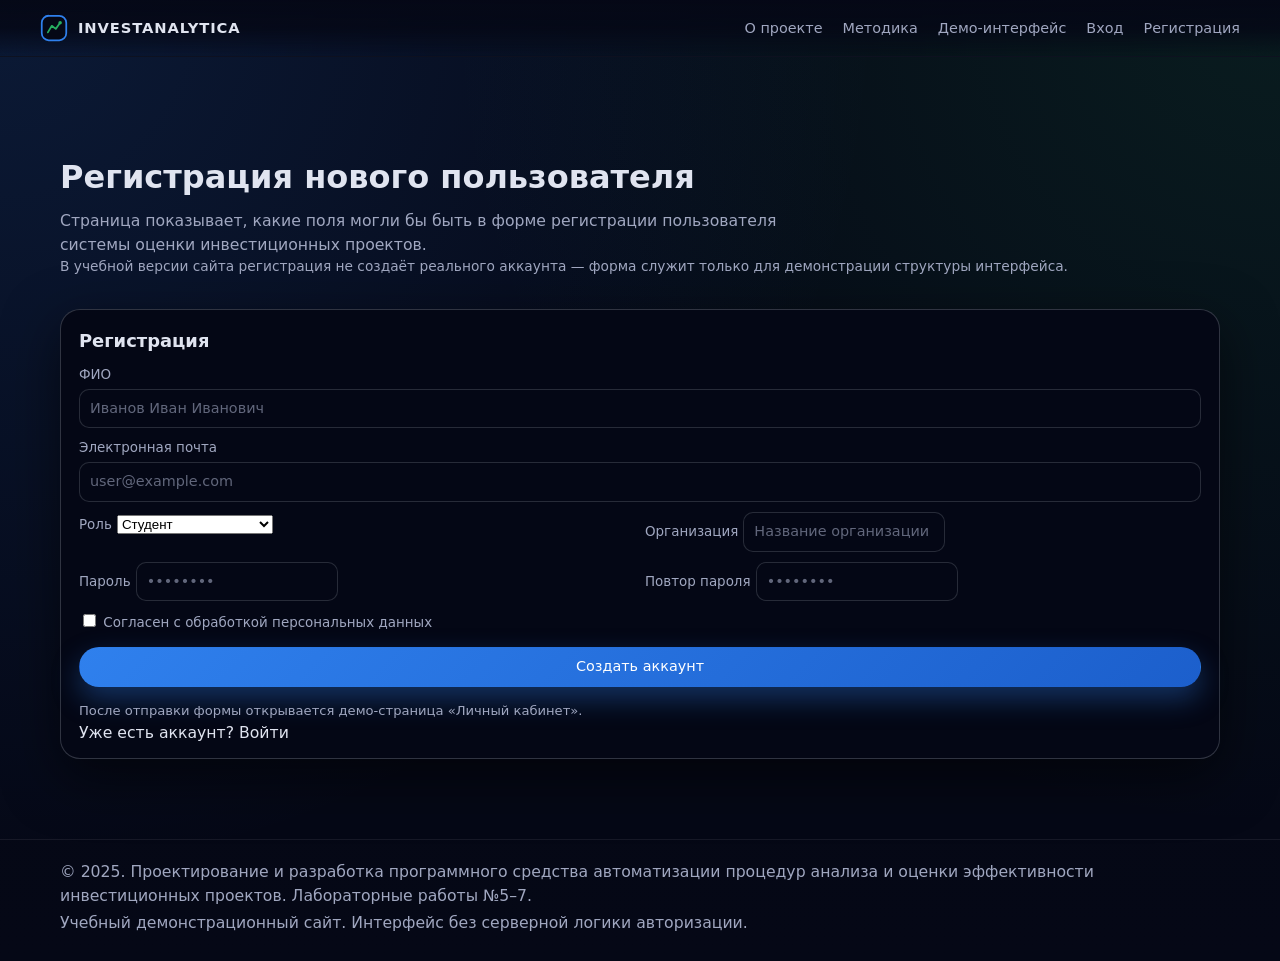
<file: register.html>
<!DOCTYPE html>
<html lang="ru">
<head>
  <meta charset="UTF-8" />
  <meta name="viewport" content="width=device-width, initial-scale=1.0" />
  <title>InvestAnalytica — регистрация</title>
  <link rel="icon" type="image/x-icon" href="favicon.ico" />
  <link rel="stylesheet" href="assets/css/style.css" />
</head>
<body>
<header class="site-header">
  <div class="container header-inner">
    <a href="index.html#hero" class="logo">
      <img src="assets/img/logo.svg" alt="Логотип InvestAnalytica" class="logo-mark" />
      <span class="logo-text">InvestAnalytica</span>
    </a>
    <input type="checkbox" id="nav-toggle" class="nav-toggle" />
    <label class="nav-toggle-label" for="nav-toggle">
      <span class="nav-toggle-line"></span>
    </label>
    <nav class="main-nav" aria-label="Основная навигация">
      <ul class="nav-list">
        <li><a href="index.html#about">О проекте</a></li>
        <li><a href="methodology.html">Методика</a></li>
        <li><a href="demo.html">Демо-интерфейс</a></li>
        <li><a href="login.html">Вход</a></li>
        <li><a href="register.html" class="nav-accent">Регистрация</a></li>
      </ul>
    </nav>
  </div>
</header>

<main>
  <section class="section hero-section">
    <div class="container section-inner auth-layout">
      <div class="auth-text">
        <header class="section-header">
          <h2>Регистрация нового пользователя</h2>
          <p>
            Страница показывает, какие поля могли бы быть в форме регистрации
            пользователя системы оценки инвестиционных проектов.
          </p>
        </header>
        <p class="caption">
          В учебной версии сайта регистрация не создаёт реального аккаунта —
          форма служит только для демонстрации структуры интерфейса.
        </p>
      </div>
      <div class="cta-panel auth-panel">
        <h3>Регистрация</h3>
        <form class="cta-form" action="profile.html" method="get">
          <div class="form-row">
            <label for="reg-name">ФИО</label>
            <input id="reg-name" type="text" name="name" placeholder="Иванов Иван Иванович" required />
          </div>
          <div class="form-row">
            <label for="reg-email">Электронная почта</label>
            <input id="reg-email" type="email" name="email" placeholder="user@example.com" required />
          </div>
          <div class="form-row two-cols">
            <div>
              <label for="reg-role">Роль</label>
              <select id="reg-role" name="role">
                <option>Студент</option>
                <option>Преподаватель</option>
                <option>Аналитик / экономист</option>
                <option>Руководитель</option>
              </select>
            </div>
            <div>
              <label for="reg-org">Организация</label>
              <input id="reg-org" type="text" name="org" placeholder="Название организации" />
            </div>
          </div>
          <div class="form-row two-cols">
            <div>
              <label for="reg-pass">Пароль</label>
              <input id="reg-pass" type="password" name="password" placeholder="••••••••" required />
            </div>
            <div>
              <label for="reg-pass2">Повтор пароля</label>
              <input id="reg-pass2" type="password" name="password2" placeholder="••••••••" required />
            </div>
          </div>
          <div class="form-row auth-row-inline">
            <label class="checkbox-label">
              <input type="checkbox" name="agree" required />
              <span>Согласен с обработкой персональных данных</span>
            </label>
          </div>
          <button type="submit" class="btn btn-primary btn-full">Создать аккаунт</button>
          <p class="cta-note">
            После отправки формы открывается демо-страница «Личный кабинет».
          </p>
        </form>
        <p class="auth-alt">
          Уже есть аккаунт?
          <a href="login.html">Войти</a>
        </p>
      </div>
    </div>
  </section>
</main>

<footer class="site-footer">
  <div class="container footer-inner">
    <p class="footer-copy">
      © 2025. Проектирование и разработка программного средства автоматизации процедур анализа
      и оценки эффективности инвестиционных проектов. Лабораторные работы №5–7.
    </p>
    <p class="footer-meta">
      Учебный демонстрационный сайт. Интерфейс без серверной логики авторизации.
    </p>
  </div>
</footer>
</body>
</html>
</file>
<file: assets/css/style.css>
:root {
  --color-bg: #050816;
  --color-surface: #070b1f;
  --color-surface-alt: #080c22;
  --color-border-subtle: rgba(224, 228, 240, 0.06);
  --color-primary: #2F80ED;
  --color-primary-soft: rgba(47, 128, 237, 0.18);
  --color-accent: #27AE60;
  --color-danger: #EB5757;
  --color-text: #E0E4F0;
  --color-text-muted: #A0A7C0;
  --radius-lg: 18px;
  --radius-pill: 999px;
  --shadow-soft: 0 18px 55px rgba(0, 0, 0, 0.55);
  --container-width: 1120px;
  --section-padding-y: 80px;
  --transition-fast: 0.18s ease-out;
}
html { font-size: 16px; }
body {
  background:
    radial-gradient(circle at top left, rgba(47,128,237,0.15), transparent 55%),
    radial-gradient(circle at top right, rgba(39,174,96,0.12), transparent 52%),
    var(--color-bg);
  color: var(--color-text);
  font-family: system-ui,-apple-system,BlinkMacSystemFont,"Segoe UI",sans-serif;
  line-height: 1.5;
  -webkit-font-smoothing: antialiased;
}
.container {
  width: 100%;
  max-width: var(--container-width);
  margin: 0 auto;
  padding: 0 20px;
}
.section { padding: var(--section-padding-y) 0; }
.section-alt {
  background:
    radial-gradient(circle at top left, rgba(47,128,237,0.08), transparent 60%),
    linear-gradient(135deg, rgba(16,24,56,0.9), rgba(6,10,30,0.9));
  border-top: 1px solid var(--color-border-subtle);
  border-bottom: 1px solid var(--color-border-subtle);
}
.section-inner { display:flex; flex-direction:column; gap:32px; }
.section-header { max-width:720px; }
.section-header h2 { font-size:2rem; font-weight:600; margin-bottom:8px; }
.section-header p { color:var(--color-text-muted); font-size:0.98rem; }
h1 {
  font-size:clamp(2.1rem,1.8rem+1.2vw,2.8rem);
  line-height:1.15;
  letter-spacing:0.01em;
  margin-bottom:16px;
}
h2 { font-size:1.8rem; }
h3 { font-size:1.12rem; font-weight:600; }
p { font-size:0.98rem; }
.eyebrow {
  font-size:0.78rem;
  letter-spacing:0.16em;
  text-transform:uppercase;
  color:var(--color-text-muted);
  margin-bottom:10px;
}
.caption { font-size:0.86rem; color:var(--color-text-muted); }
a { color:inherit; text-decoration:none; }
.bullet-list {
  list-style:none;
  padding-left:0;
  margin:12px 0 0;
}
.bullet-list li {
  position:relative;
  padding-left:18px;
  margin-bottom:6px;
  font-size:0.94rem;
  color:var(--color-text);
}
.bullet-list li::before {
  content:"•";
  position:absolute;
  left:0; top:0;
  color:var(--color-primary);
  font-size:1.05em;
}

.site-header {
  position: sticky;
  top: 0;
  z-index: 40;
  backdrop-filter: blur(16px);
  background: linear-gradient(to bottom,
    rgba(5, 8, 22, 0.96),
    rgba(5, 8, 22, 0.85),
    transparent);
  border-bottom: 1px solid rgba(224, 228, 240, 0.04);
}
.header-inner {
  display:flex;
  align-items:center;
  justify-content:space-between;
  padding:14px 0;
  gap:16px;
}
.logo { display:flex; align-items:center; gap:10px; }
.logo-mark { width:28px; height:28px; }
.logo-text {
  font-weight:600;
  letter-spacing:0.06em;
  font-size:0.92rem;
  text-transform:uppercase;
}
.main-nav { display:flex; align-items:center; gap:24px; }
.nav-list { display:flex; align-items:center; gap:20px; list-style:none; }
.nav-list a {
  font-size:0.9rem;
  color:var(--color-text-muted);
  padding:6px 0;
  border-bottom:2px solid transparent;
  transition:color var(--transition-fast), border-color var(--transition-fast);
}
.nav-list a:hover { color:var(--color-text); border-color:var(--color-primary); }
.nav-toggle {
  display:none;
  flex-direction:column;
  justify-content:center;
  gap:4px;
  width:32px;
  height:32px;
  background:transparent;
  border:1px solid rgba(224,228,240,0.14);
  border-radius:999px;
  padding:0;
  cursor:pointer;
}
.nav-toggle-line {
  height:2px;
  width:16px;
  margin:0 auto;
  background-color:var(--color-text);
}
.hero-section { padding-top:96px; }
.hero-grid {
  display:grid;
  grid-template-columns:minmax(0,1.15fr) minmax(0,1fr);
  gap:48px;
  align-items:center;
}
.hero-subtitle {
  color:var(--color-text-muted);
  margin-bottom:24px;
  max-width:560px;
}
.hero-actions {
  display:flex;
  flex-wrap:wrap;
  gap:12px;
  margin-bottom:18px;
}
.hero-benefits {
  list-style:none;
  display:flex;
  flex-wrap:wrap;
  gap:12px;
  padding:0;
  margin:0;
}
.hero-benefits li {
  display:inline-flex;
  align-items:center;
  gap:8px;
  padding:8px 12px;
  border-radius:999px;
  background:
    radial-gradient(circle at top left, rgba(47,128,237,0.35), transparent 70%),
    rgba(7,11,31,0.9);
  border:1px solid rgba(224,228,240,0.1);
}
.hero-benefits img { width:16px; height:16px; }
.hero-benefits span { font-size:0.8rem; color:var(--color-text-muted); }
.hero-card {
  background:
    radial-gradient(circle at top left, rgba(47,128,237,0.3), transparent 60%),
    radial-gradient(circle at bottom right, rgba(39,174,96,0.24), transparent 60%),
    var(--color-surface);
  border-radius:22px;
  padding:18px 18px 14px;
  box-shadow:var(--shadow-soft);
  border:1px solid rgba(224,228,240,0.16);
}
.hero-card-header {
  display:flex;
  justify-content:space-between;
  align-items:center;
  padding-bottom:12px;
  border-bottom:1px solid rgba(224,228,240,0.08);
  font-size:0.84rem;
  color:var(--color-text-muted);
}
.hero-card-body { padding-top:12px; display:flex; flex-direction:column; gap:12px; }
.metric-row {
  display:grid;
  grid-template-columns:repeat(2,minmax(0,1fr));
  gap:10px;
}
.metric {
  padding:8px 9px;
  border-radius:12px;
  background:rgba(5,8,22,0.85);
  border:1px solid rgba(224,228,240,0.1);
}
.metric-label { font-size:0.78rem; color:var(--color-text-muted); }
.metric-value {
  display:block;
  margin-top:2px;
  font-size:0.98rem;
  font-weight:600;
}
.metric-positive { color:var(--color-accent); }
.metric-caption {
  font-size:0.74rem;
  color:var(--color-text-muted);
  margin-top:2px;
}
.metric-pill {
  display:inline-flex;
  align-items:center;
  padding:2px 8px;
  border-radius:var(--radius-pill);
  font-size:0.72rem;
  margin-top:4px;
}
.metric-pill-positive {
  background:rgba(39,174,96,0.18);
  color:var(--color-accent);
}
.chart-placeholder {
  margin-top:10px;
  border-radius:14px;
  padding:8px;
  background:
    radial-gradient(circle at top, rgba(47,128,237,0.24), transparent 55%),
    rgba(6,10,30,0.95);
  border:1px dashed rgba(224,228,240,0.12);
}
.hero-card-footer {
  margin-top:10px;
  display:flex;
  justify-content:space-between;
  gap:6px;
}
.status-pill {
  flex:1;
  text-align:center;
  padding:4px 8px;
  border-radius:var(--radius-pill);
  font-size:0.76rem;
}
.status-pill-positive {
  background:rgba(39,174,96,0.16);
  color:var(--color-accent);
}
.status-pill-neutral {
  background:rgba(47,128,237,0.08);
  color:var(--color-text-muted);
}
.about-grid {
  display:grid;
  grid-template-columns:repeat(2,minmax(0,1fr));
  gap:24px;
}
.text-block {
  padding:18px 18px 16px;
  border-radius:var(--radius-lg);
  background:rgba(5,8,22,0.88);
  border:1px solid var(--color-border-subtle);
}
.text-block h3 { margin-bottom:8px; }
.text-block p + p { margin-top:6px; }
.feature-grid {
  display:grid;
  grid-template-columns:minmax(0,1.1fr) minmax(0,1fr);
  gap:24px;
}
.feature-card {
  padding:18px 18px 16px;
  border-radius:var(--radius-lg);
  background:rgba(5,8,22,0.94);
  border:1px solid var(--color-border-subtle);
}
.feature-card-outline { background:transparent; border-style:dashed; }
.about-diagram {
  margin-top:10px;
  border-radius:10px;
  border:1px solid rgba(224,228,240,0.16);
}
.benefits-grid {
  display:grid;
  grid-template-columns:repeat(3,minmax(0,1fr));
  gap:18px;
}
.benefit-card {
  border-radius:var(--radius-lg);
  padding:18px 18px 16px;
  background:
    radial-gradient(circle at top left, rgba(47,128,237,0.18), transparent 70%),
    rgba(5,8,22,0.9);
  border:1px solid var(--color-border-subtle);
}
.benefit-icon { width:34px; height:34px; margin-bottom:10px; }
.key-benefits {
  margin-top:26px;
  padding:16px 18px;
  border-radius:var(--radius-lg);
  border:1px dashed rgba(224,228,240,0.16);
  background:rgba(5,8,22,0.9);
}
.pill-row {
  display:flex;
  flex-wrap:wrap;
  gap:10px;
  margin-top:10px;
}
.pill {
  padding:6px 10px;
  border-radius:var(--radius-pill);
  font-size:0.82rem;
  background:rgba(47,128,237,0.18);
}
.trust-grid {
  display:grid;
  grid-template-columns:repeat(4,minmax(0,1fr));
  gap:18px;
}
.trust-card {
  padding:16px 16px 14px;
  border-radius:var(--radius-lg);
  border:1px solid var(--color-border-subtle);
  background:rgba(5,8,22,0.9);
}
.trust-card-outline { border-style:dashed; }
.cta-section {
  border-top:1px solid var(--color-border-subtle);
  border-bottom:1px solid var(--color-border-subtle);
  background:
    radial-gradient(circle at right, rgba(47,128,237,0.25), transparent 60%),
    linear-gradient(135deg, rgba(5,8,22,0.96), rgba(9,16,40,0.96));
}
.cta-inner {
  display:grid;
  grid-template-columns:minmax(0,1.1fr) minmax(0,0.9fr);
  gap:32px;
  align-items:stretch;
}
.cta-actions {
  display:flex;
  flex-wrap:wrap;
  gap:12px;
  margin:18px 0 10px;
}
.cta-panel {
  border-radius:20px;
  padding:18px 18px 14px;
  background:rgba(5,8,22,0.98);
  border:1px solid rgba(224,228,240,0.2);
  box-shadow:var(--shadow-soft);
}
.cta-form {
  margin-top:10px;
  display:flex;
  flex-direction:column;
  gap:10px;
}
.form-row { display:flex; flex-direction:column; gap:4px; flex-wrap: wrap;}
.form-row label {
  font-size:0.84rem;
  color:var(--color-text-muted);
}
.form-row input {
  border-radius:10px;
  border:1px solid rgba(224,228,240,0.16);
  background:rgba(5,8,22,0.9);
  padding:8px 10px;
  color:var(--color-text);
  font-size:0.9rem;
}
.form-row input::placeholder { color:rgba(160,167,192,0.6); }
.form-row.two-cols { flex-direction:row; gap:10px; }
.form-row.two-cols > div { flex:1; }
.btn-full { width:100%; margin-top:4px; }
.cta-note {
  margin-top:4px;
  font-size:0.82rem;
  color:var(--color-text-muted);
}
.site-footer {
  padding:20px 0 26px;
  border-top:1px solid rgba(224,228,240,0.08);
  background:linear-gradient(to bottom, rgba(5,8,22,0.98), rgba(5,8,22,1));
}
.footer-inner {
  display:flex;
  flex-direction:column;
  gap:4px;
  font-size:0.8rem;
  color:var(--color-text-muted);
}
.modal-overlay {
  position:fixed;
  inset:0;
  background:rgba(0,0,0,0.5);
  display:none;
  align-items:center;
  justify-content:center;
  padding:16px;
  z-index:60;
}
.modal-overlay.active { display:flex; }
.modal {
  max-width:560px;
  width:100%;
  background:rgba(7,11,31,0.98);
  border-radius:18px;
  padding:18px 18px 16px;
  border:1px solid rgba(224,228,240,0.2);
  box-shadow:var(--shadow-soft);
  position:relative;
}
.modal h2 { font-size:1.3rem; margin-bottom:8px; }
.modal p + p { margin-top:6px; }
.modal-close {
  position:absolute;
  right:10px;
  top:8px;
  border:none;
  background:transparent;
  color:var(--color-text-muted);
  font-size:1.6rem;
  cursor:pointer;
}

/* LAB 7 breakpoints */

/* >=1200 */
@media (min-width:1200px) {
  :root { --container-width: 1200px; }
  .hero-grid { gap:56px; }
}

/* 992-1199 */
@media (min-width:992px) and (max-width:1199.98px) {
  :root { --container-width: 1040px; }
}

/* 768-991 */
@media (min-width:768px) and (max-width:991.98px) {
  .hero-grid { grid-template-columns:minmax(0,1.1fr); }
  .hero-visual { order:-1; }
  .about-grid, .feature-grid, .cta-inner { grid-template-columns:minmax(0,1fr); }
  .trust-grid { grid-template-columns:repeat(2,minmax(0,1fr)); }
}

/* 576-767 */
@media (min-width:576px) and (max-width:767.98px) {
  :root { --section-padding-y:72px; }
  .site-header { backdrop-filter:blur(22px); }
  .nav-toggle { display:flex; }
  .nav-list {
    position:absolute;
    right:16px;
    top:56px;
    flex-direction:column;
    align-items:flex-start;
    gap:8px;
    padding:10px 14px;
    background:rgba(5,8,22,0.97);
    border-radius:14px;
    border:1px solid rgba(224,228,240,0.12);
    min-width:180px;
    opacity:0;
    transform:translateY(-6px);
    pointer-events:none;
    transition:opacity var(--transition-fast), transform var(--transition-fast);
  }
  .main-nav.open .nav-list {
    opacity:1;
    transform:translateY(0);
    pointer-events:auto;
  }
  .hero-grid { grid-template-columns:minmax(0,1fr); }
  .hero-visual { order:-1; }
  .about-grid, .feature-grid, .cta-inner { grid-template-columns:minmax(0,1fr); }
  .benefits-grid { grid-template-columns:repeat(2,minmax(0,1fr)); }
  .trust-grid { grid-template-columns:minmax(0,1fr); }
}

/* 460-575 */
@media (min-width:460px) and (max-width:575.98px) {
  :root { --section-padding-y:64px; }
  .site-header { backdrop-filter:blur(22px); }
  .nav-toggle { display:flex; }
  .nav-list {
    position:absolute;
    right:16px;
    top:56px;
    flex-direction:column;
    align-items:flex-start;
    gap:8px;
    padding:10px 14px;
    background:rgba(5,8,22,0.97);
    border-radius:14px;
    border:1px solid rgba(224,228,240,0.12);
    min-width:180px;
    opacity:0;
    transform:translateY(-6px);
    pointer-events:none;
    transition:opacity var(--transition-fast), transform var(--transition-fast);
  }
  .main-nav.open .nav-list {
    opacity:1;
    transform:translateY(0);
    pointer-events:auto;
  }
  .hero-grid, .about-grid, .feature-grid, .cta-inner {
    grid-template-columns:minmax(0,1fr);
  }
  .hero-visual { order:-1; }
  .benefits-grid, .trust-grid { grid-template-columns:minmax(0,1fr); }
}

/* 414-459 */
@media (min-width:414px) and (max-width:459.98px) {
  :root { --section-padding-y:60px; }
  .site-header { backdrop-filter:blur(22px); }
  .nav-toggle { display:flex; }
  .nav-list {
    position:absolute;
    right:16px;
    top:56px;
    flex-direction:column;
    align-items:flex-start;
    gap:8px;
    padding:10px 14px;
    background:rgba(5,8,22,0.97);
    border-radius:14px;
    border:1px solid rgba(224,228,240,0.12);
    min-width:180px;
    opacity:0;
    transform:translateY(-6px);
    pointer-events:none;
    transition:opacity var(--transition-fast), transform var(--transition-fast);
  }
  .main-nav.open .nav-list {
    opacity:1;
    transform:translateY(0);
    pointer-events:auto;
  }
  .hero-section { padding-top:80px; }
  .hero-actions { flex-direction:column; align-items:stretch; }
  .hero-benefits { flex-direction:column; }
  .hero-grid, .about-grid, .feature-grid, .cta-inner {
    grid-template-columns:minmax(0,1fr);
  }
  .benefits-grid, .trust-grid { grid-template-columns:minmax(0,1fr); }
}

/* 375-413 */
@media (min-width:375px) and (max-width:413.98px) {
  :root { --section-padding-y:60px; }
  .site-header { backdrop-filter:blur(22px); }
  .nav-toggle { display:flex; }
  .nav-list {
    position:absolute;
    right:16px;
    top:56px;
    flex-direction:column;
    align-items:flex-start;
    gap:8px;
    padding:10px 14px;
    background:rgba(5,8,22,0.97);
    border-radius:14px;
    border:1px solid rgba(224,228,240,0.12);
    min-width:180px;
    opacity:0;
    transform:translateY(-6px);
    pointer-events:none;
    transition:opacity var(--transition-fast), transform var(--transition-fast);
  }
  .main-nav.open .nav-list {
    opacity:1;
    transform:translateY(0);
    pointer-events:auto;
  }
  .hero-section { padding-top:80px; }
  .hero-actions { flex-direction:column; align-items:stretch; }
  .hero-benefits { flex-direction:column; }
  .hero-grid, .about-grid, .feature-grid, .cta-inner {
    grid-template-columns:minmax(0,1fr);
  }
  .benefits-grid, .trust-grid { grid-template-columns:minmax(0,1fr); }
}

/* 320-374 */
@media (max-width:374.98px) {
  :root { --section-padding-y:56px; }
  .site-header { backdrop-filter:blur(22px); }
  .nav-toggle { display:flex; }
  .nav-list {
    position:absolute;
    right:12px;
    top:56px;
    flex-direction:column;
    align-items:flex-start;
    gap:8px;
    padding:10px 12px;
    background:rgba(5,8,22,0.97);
    border-radius:14px;
    border:1px solid rgba(224,228,240,0.12);
    min-width:160px;
    opacity:0;
    transform:translateY(-6px);
    pointer-events:none;
    transition:opacity var(--transition-fast), transform var(--transition-fast);
  }
  .main-nav.open .nav-list {
    opacity:1;
    transform:translateY(0);
    pointer-events:auto;
  }
  .hero-section { padding-top:76px; }
  .hero-actions { flex-direction:column; align-items:stretch; }
  .hero-benefits { flex-direction:column; }
  .hero-card { padding:14px; }
  .hero-grid, .about-grid, .feature-grid, .cta-inner {
    grid-template-columns:minmax(0,1fr);
  }
  .benefits-grid, .trust-grid { grid-template-columns:minmax(0,1fr); }
}

/* Burger navigation for mobile (CSS-only) */
.nav-toggle {
  position: absolute;
  width: 1px;
  height: 1px;
  opacity: 0;
  pointer-events: none;
}

.nav-toggle-label {
  display: none;
}

.nav-toggle-line,
.nav-toggle-line::before,
.nav-toggle-line::after {
  display: block;
  width: 16px;
  height: 2px;
  background-color: var(--color-text);
  border-radius: 999px;
  transition: transform var(--transition-fast), opacity var(--transition-fast);
}

.nav-toggle-line {
  position: relative;
}

.nav-toggle-line::before,
.nav-toggle-line::after {
  content: "";
  position: absolute;
  left: 0;
}

.nav-toggle-line::before {
  top: -5px;
}

.nav-toggle-line::after {
  top: 5px;
}

@media (max-width: 767.98px) {
  .header-inner {
    position: relative;
  }

  .main-nav {
    position: absolute;
    top: 100%;
    left: 0;
    right: 0;
    background: rgba(5, 8, 22, 0.98);
    border-bottom: 1px solid rgba(224, 228, 240, 0.08);
    display: none;
    transform: translateY(-8px);
    opacity: 0;
    visibility: hidden;
    pointer-events: none;
    z-index: 50;
    transition: transform var(--transition-fast),
      opacity var(--transition-fast),
      visibility var(--transition-fast);
  }

  .nav-list {
    flex-direction: column;
    align-items: flex-start;
    padding: 10px 20px 14px;
    gap: 10px;
  }

  .nav-toggle-label {
    display: inline-flex;
    align-items: center;
    justify-content: center;
    margin-left: auto;
    width: 34px;
    height: 34px;
    border-radius: 999px;
    border: 1px solid rgba(224, 228, 240, 0.24);
    background: rgba(5, 8, 22, 0.96);
    cursor: pointer;
  }

  .nav-toggle:checked ~ .main-nav {
    display: block;
    transform: translateY(0);
    opacity: 1;
    visibility: visible;
    pointer-events: auto;
  }

  .nav-toggle:checked + .nav-toggle-label .nav-toggle-line {
    transform: rotate(45deg);
  }

  .nav-toggle:checked + .nav-toggle-label .nav-toggle-line::before {
    transform: rotate(90deg) translateX(0);
    top: 0;
  }

  .nav-toggle:checked + .nav-toggle-label .nav-toggle-line::after {
    opacity: 0;
  }
}

@media (max-width: 575.98px) {
  .footer-inner {
    align-items: center;
    text-align: center;
  }
}
*,
*::before,
*::after { box-sizing: border-box; }
html, body { margin: 0; padding: 0; }
body { min-height: 100vh; }
img { max-width: 100%; display: block; }
button, input, textarea { font: inherit; }
ul, ol { margin: 0; padding: 0; }
h1, h2, h3, h4, h5, h6, p { margin: 0; }
.btn {
  display:inline-flex;
  align-items:center;
  justify-content:center;
  gap:6px;
  padding:8px 16px;
  border-radius:999px;
  border:1px solid transparent;
  font-size:0.9rem;
  font-weight:500;
  cursor:pointer;
  transition:
    background-color var(--transition-fast),
    border-color var(--transition-fast),
    color var(--transition-fast),
    box-shadow var(--transition-fast),
    transform 0.08s ease-out;
  text-decoration:none;
}
.btn-primary {
  background:linear-gradient(135deg,#2F80ED,#1c5fcc);
  color:#fff;
  box-shadow:0 12px 28px rgba(47,128,237,0.35);
}
.btn-primary:hover {
  background:linear-gradient(135deg,#3c88f0,#2468d6);
  transform:translateY(-1px);
  box-shadow:0 16px 32px rgba(47,128,237,0.45);
}
.btn-secondary {
  background:rgba(47,128,237,0.08);
  color:var(--color-text);
  border-color:rgba(47,128,237,0.55);
}
.btn-secondary:hover { background:rgba(47,128,237,0.16); }
.btn-ghost {
  background:transparent;
  color:var(--color-text);
  border-color:rgba(224,228,240,0.24);
}
.btn-ghost:hover { background:rgba(224,228,240,0.06); }
.btn:active { transform:translateY(0); box-shadow:none; }
</file>
